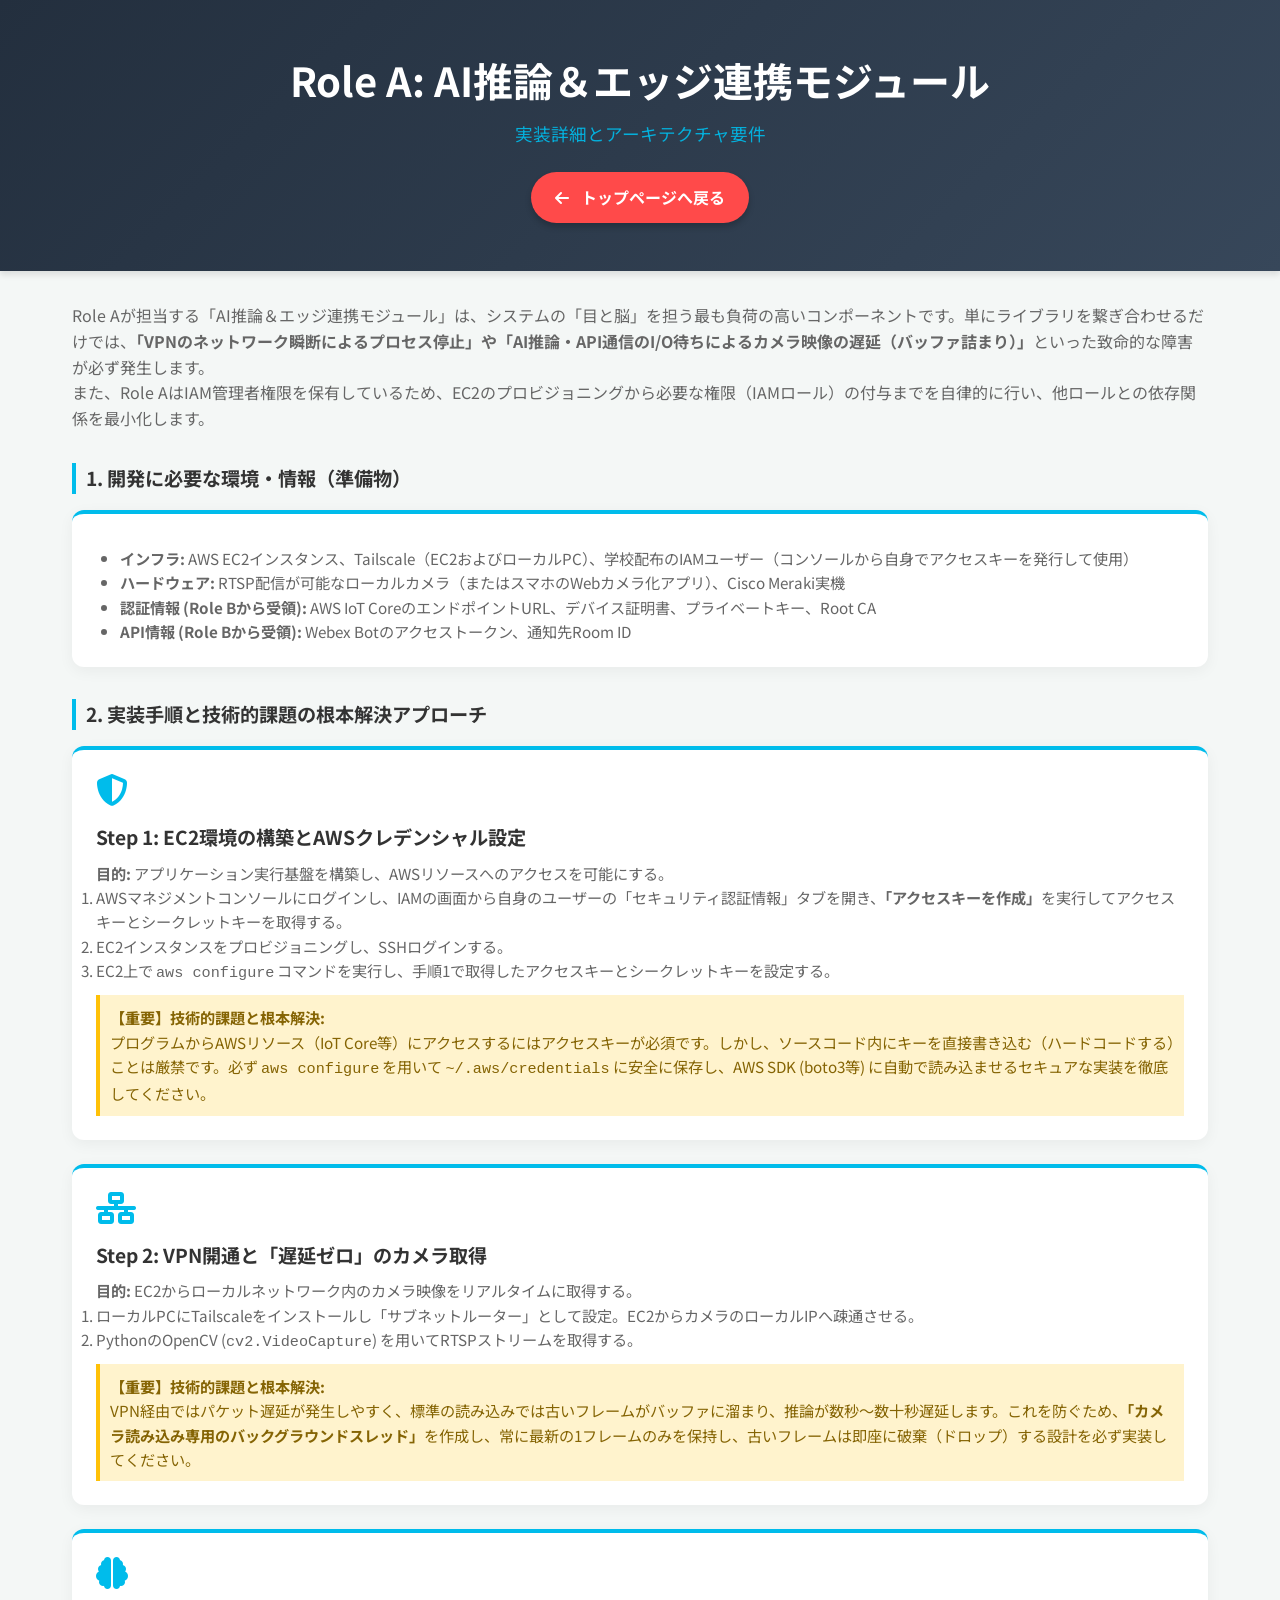
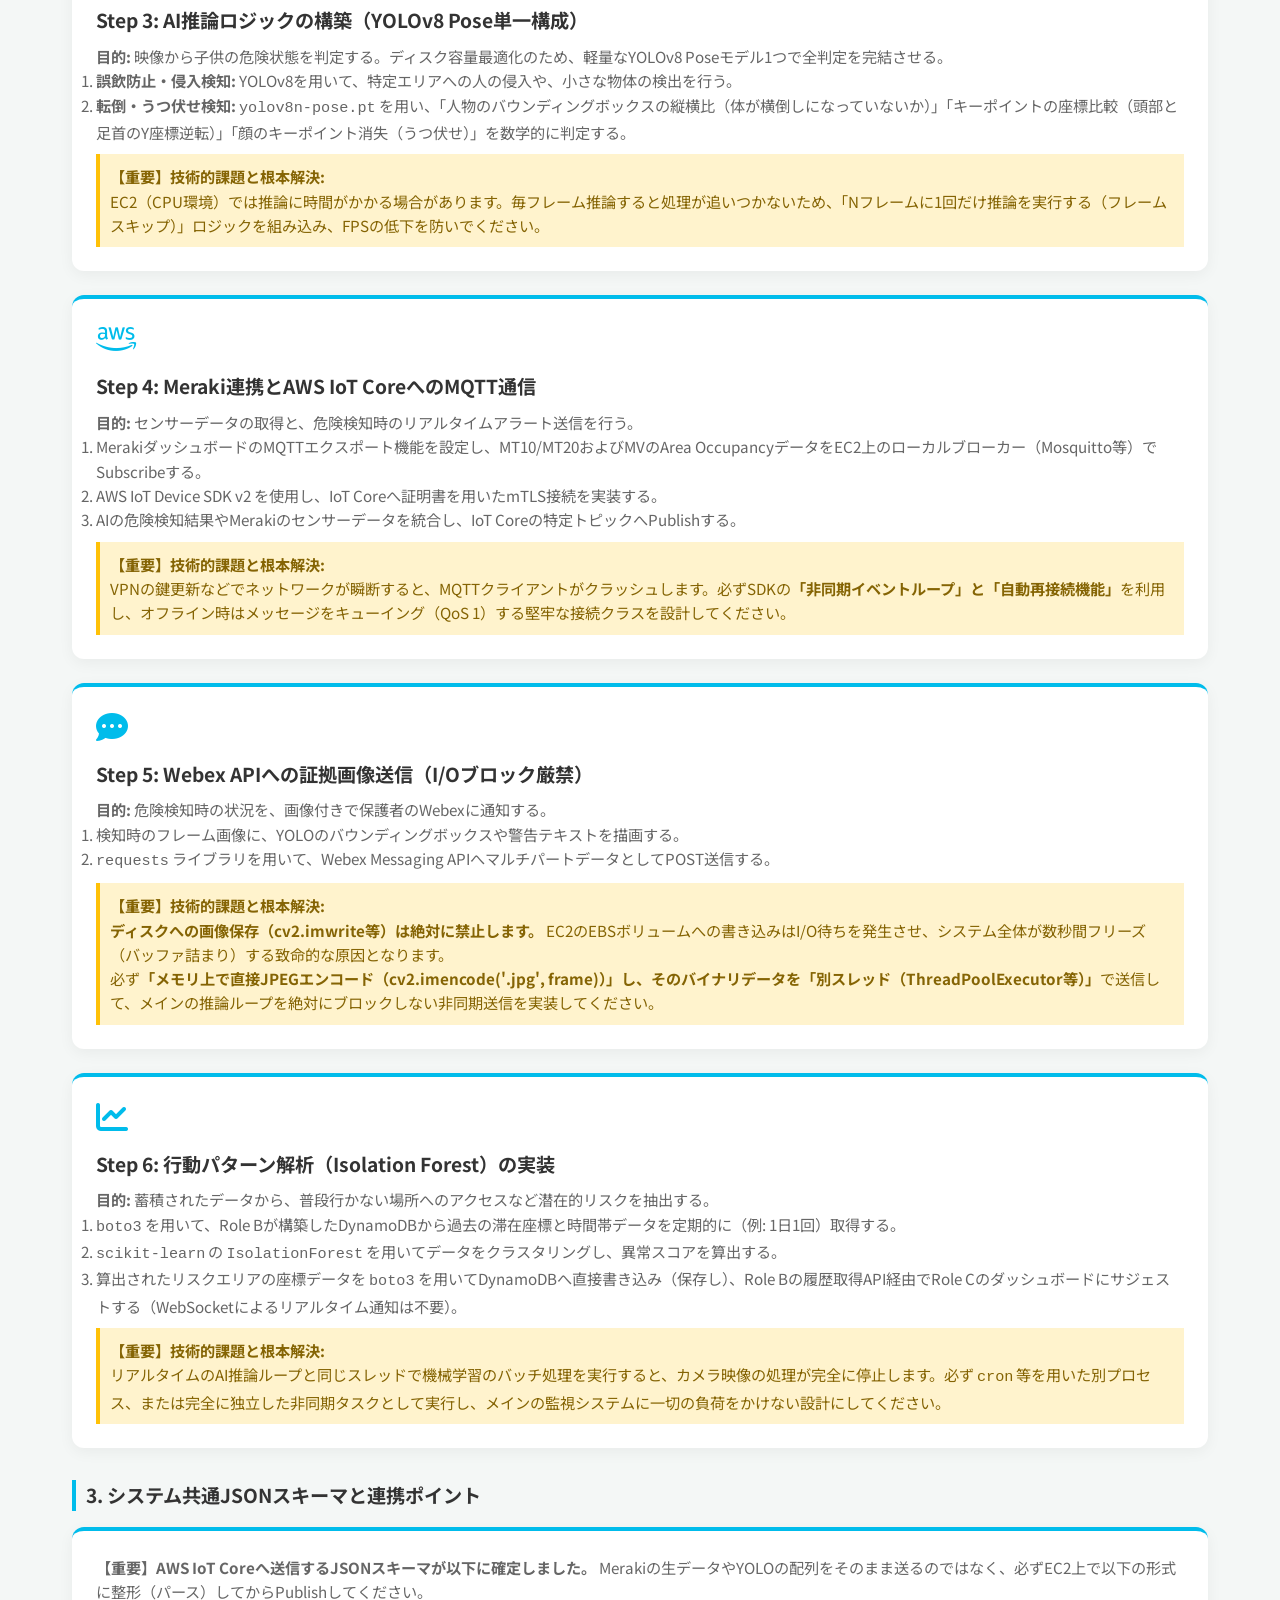
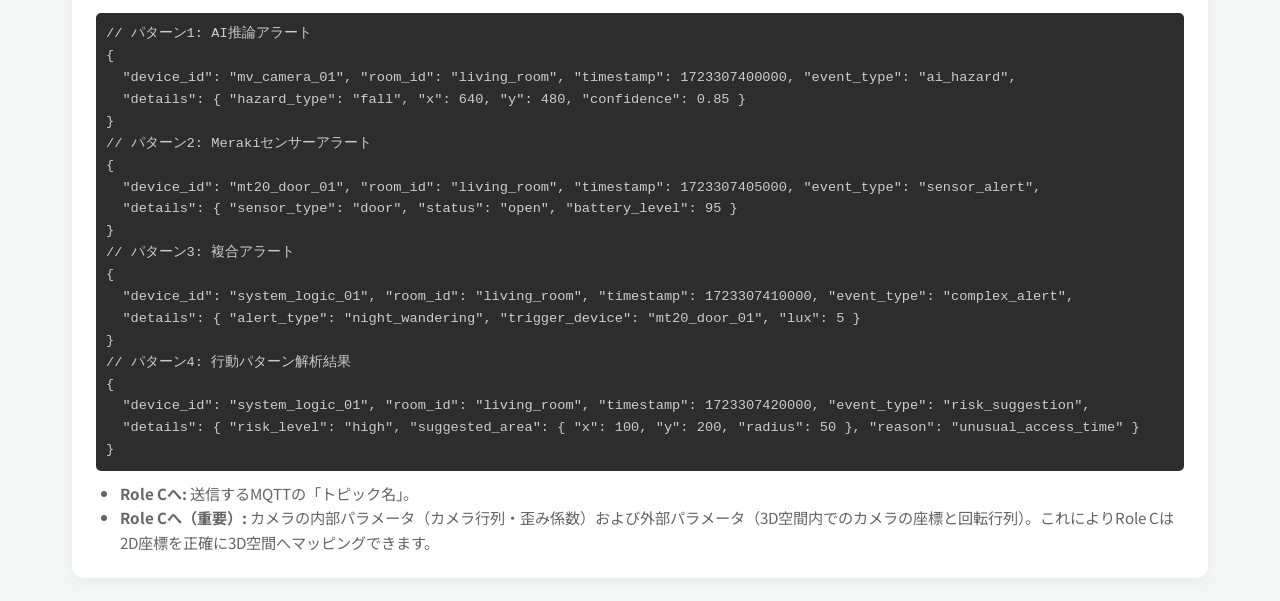
<file: role_a.html>
<!DOCTYPE html>
<html lang="ja">
<head>
    <meta charset="UTF-8">
    <meta name="viewport" content="width=device-width, initial-scale=1.0">
    <title>Role A 実装詳細 - 子供見守りシステム</title>
    <link href="https://fonts.googleapis.com/css2?family=Noto+Sans+JP:wght@400;500;700&display=swap" rel="stylesheet">
    <link rel="stylesheet" href="https://cdnjs.cloudflare.com/ajax/libs/font-awesome/6.4.0/css/all.min.css">
    <link rel="stylesheet" href="style.css">
</head>
<body>
    <header>
        <h1>Role A: AI推論＆エッジ連携モジュール</h1>
        <p>実装詳細とアーキテクチャ要件</p>
        <div class="header-actions">
            <a href="index.html" class="btn-primary"><i class="fa-solid fa-arrow-left"></i> トップページへ戻る</a>
        </div>
    </header>

    <div class="container">
        <p class="section-desc">
            Role Aが担当する「AI推論＆エッジ連携モジュール」は、システムの「目と脳」を担う最も負荷の高いコンポーネントです。単にライブラリを繋ぎ合わせるだけでは、<strong>「VPNのネットワーク瞬断によるプロセス停止」や「AI推論・API通信のI/O待ちによるカメラ映像の遅延（バッファ詰まり）」</strong>といった致命的な障害が必ず発生します。<br>
            また、Role AはIAM管理者権限を保有しているため、EC2のプロビジョニングから必要な権限（IAMロール）の付与までを自律的に行い、他ロールとの依存関係を最小化します。
        </p>

        <h3 style="margin-top: 2rem; margin-bottom: 1rem; font-size: 1.2rem; border-left: 4px solid #00bceb; padding-left: 10px;">1. 開発に必要な環境・情報（準備物）</h3>
        <div class="features-grid">
            <div class="feature-card" style="grid-column: 1 / -1;">
                <div class="feature-desc">
                    <ul>
                        <li><strong>インフラ:</strong> AWS EC2インスタンス、Tailscale（EC2およびローカルPC）、学校配布のIAMユーザー（コンソールから自身でアクセスキーを発行して使用）</li>
                        <li><strong>ハードウェア:</strong> RTSP配信が可能なローカルカメラ（またはスマホのWebカメラ化アプリ）、Cisco Meraki実機</li>
                        <li><strong>認証情報 (Role Bから受領):</strong> AWS IoT CoreのエンドポイントURL、デバイス証明書、プライベートキー、Root CA</li>
                        <li><strong>API情報 (Role Bから受領):</strong> Webex Botのアクセストークン、通知先Room ID</li>
                    </ul>
                </div>
            </div>
        </div>

        <h3 style="margin-top: 2rem; margin-bottom: 1rem; font-size: 1.2rem; border-left: 4px solid #00bceb; padding-left: 10px;">2. 実装手順と技術的課題の根本解決アプローチ</h3>
        <div class="steps-grid">
            <div class="feature-card">
                <i class="fa-solid fa-shield-halved feature-icon"></i>
                <div class="feature-title">Step 1: EC2環境の構築とAWSクレデンシャル設定</div>
                <div class="feature-desc">
                    <p><strong>目的:</strong> アプリケーション実行基盤を構築し、AWSリソースへのアクセスを可能にする。</p>
                    <ol>
                        <li>AWSマネジメントコンソールにログインし、IAMの画面から自身のユーザーの「セキュリティ認証情報」タブを開き、<strong>「アクセスキーを作成」</strong>を実行してアクセスキーとシークレットキーを取得する。</li>
                        <li>EC2インスタンスをプロビジョニングし、SSHログインする。</li>
                        <li>EC2上で <code>aws configure</code> コマンドを実行し、手順1で取得したアクセスキーとシークレットキーを設定する。</li>
                    </ol>
                    <p style="margin-top: 10px; padding: 10px; background: #fff3cd; border-left: 4px solid #ffc107; color: #856404;">
                        <strong>【重要】技術的課題と根本解決:</strong><br>
                        プログラムからAWSリソース（IoT Core等）にアクセスするにはアクセスキーが必須です。しかし、ソースコード内にキーを直接書き込む（ハードコードする）ことは厳禁です。必ず <code>aws configure</code> を用いて <code>~/.aws/credentials</code> に安全に保存し、AWS SDK (boto3等) に自動で読み込ませるセキュアな実装を徹底してください。
                    </p>
                </div>
            </div>

            <div class="feature-card">
                <i class="fa-solid fa-network-wired feature-icon"></i>
                <div class="feature-title">Step 2: VPN開通と「遅延ゼロ」のカメラ取得</div>
                <div class="feature-desc">
                    <p><strong>目的:</strong> EC2からローカルネットワーク内のカメラ映像をリアルタイムに取得する。</p>
                    <ol>
                        <li>ローカルPCにTailscaleをインストールし「サブネットルーター」として設定。EC2からカメラのローカルIPへ疎通させる。</li>
                        <li>PythonのOpenCV (<code>cv2.VideoCapture</code>) を用いてRTSPストリームを取得する。</li>
                    </ol>
                    <p style="margin-top: 10px; padding: 10px; background: #fff3cd; border-left: 4px solid #ffc107; color: #856404;">
                        <strong>【重要】技術的課題と根本解決:</strong><br>
                        VPN経由ではパケット遅延が発生しやすく、標準の読み込みでは古いフレームがバッファに溜まり、推論が数秒〜数十秒遅延します。これを防ぐため、<strong>「カメラ読み込み専用のバックグラウンドスレッド」</strong>を作成し、常に最新の1フレームのみを保持し、古いフレームは即座に破棄（ドロップ）する設計を必ず実装してください。
                    </p>
                </div>
            </div>

            <div class="feature-card">
                <i class="fa-solid fa-brain feature-icon"></i>
                <div class="feature-title">Step 3: AI推論ロジックの構築（YOLOv8 Pose単一構成）</div>
                <div class="feature-desc">
                    <p><strong>目的:</strong> 映像から子供の危険状態を判定する。ディスク容量最適化のため、軽量なYOLOv8 Poseモデル1つで全判定を完結させる。</p>
                    <ol>
                        <li><strong>誤飲防止・侵入検知:</strong> YOLOv8を用いて、特定エリアへの人の侵入や、小さな物体の検出を行う。</li>
                        <li><strong>転倒・うつ伏せ検知:</strong> <code>yolov8n-pose.pt</code> を用い、「人物のバウンディングボックスの縦横比（体が横倒しになっていないか）」「キーポイントの座標比較（頭部と足首のY座標逆転）」「顔のキーポイント消失（うつ伏せ）」を数学的に判定する。</li>
                    </ol>
                    <p style="margin-top: 10px; padding: 10px; background: #fff3cd; border-left: 4px solid #ffc107; color: #856404;">
                        <strong>【重要】技術的課題と根本解決:</strong><br>
                        EC2（CPU環境）では推論に時間がかかる場合があります。毎フレーム推論すると処理が追いつかないため、「Nフレームに1回だけ推論を実行する（フレームスキップ）」ロジックを組み込み、FPSの低下を防いでください。
                    </p>
                </div>
            </div>

            <div class="feature-card">
                <i class="fa-brands fa-aws feature-icon"></i>
                <div class="feature-title">Step 4: Meraki連携とAWS IoT CoreへのMQTT通信</div>
                <div class="feature-desc">
                    <p><strong>目的:</strong> センサーデータの取得と、危険検知時のリアルタイムアラート送信を行う。</p>
                    <ol>
                        <li>MerakiダッシュボードのMQTTエクスポート機能を設定し、MT10/MT20およびMVのArea OccupancyデータをEC2上のローカルブローカー（Mosquitto等）でSubscribeする。</li>
                        <li>AWS IoT Device SDK v2 を使用し、IoT Coreへ証明書を用いたmTLS接続を実装する。</li>
                        <li>AIの危険検知結果やMerakiのセンサーデータを統合し、IoT Coreの特定トピックへPublishする。</li>
                    </ol>
                    <p style="margin-top: 10px; padding: 10px; background: #fff3cd; border-left: 4px solid #ffc107; color: #856404;">
                        <strong>【重要】技術的課題と根本解決:</strong><br>
                        VPNの鍵更新などでネットワークが瞬断すると、MQTTクライアントがクラッシュします。必ずSDKの<strong>「非同期イベントループ」と「自動再接続機能」</strong>を利用し、オフライン時はメッセージをキューイング（QoS 1）する堅牢な接続クラスを設計してください。
                    </p>
                </div>
            </div>

            <div class="feature-card">
                <i class="fa-solid fa-comment-dots feature-icon"></i>
                <div class="feature-title">Step 5: Webex APIへの証拠画像送信（I/Oブロック厳禁）</div>
                <div class="feature-desc">
                    <p><strong>目的:</strong> 危険検知時の状況を、画像付きで保護者のWebexに通知する。</p>
                    <ol>
                        <li>検知時のフレーム画像に、YOLOのバウンディングボックスや警告テキストを描画する。</li>
                        <li><code>requests</code> ライブラリを用いて、Webex Messaging APIへマルチパートデータとしてPOST送信する。</li>
                    </ol>
                    <p style="margin-top: 10px; padding: 10px; background: #fff3cd; border-left: 4px solid #ffc107; color: #856404;">
                        <strong>【重要】技術的課題と根本解決:</strong><br>
                        <strong>ディスクへの画像保存（cv2.imwrite等）は絶対に禁止します。</strong> EC2のEBSボリュームへの書き込みはI/O待ちを発生させ、システム全体が数秒間フリーズ（バッファ詰まり）する致命的な原因となります。<br>
                        必ず<strong>「メモリ上で直接JPEGエンコード（cv2.imencode('.jpg', frame)）」し、そのバイナリデータを「別スレッド（ThreadPoolExecutor等）」</strong>で送信して、メインの推論ループを絶対にブロックしない非同期送信を実装してください。
                    </p>
                </div>
            </div>

            <div class="feature-card" style="grid-column: 1 / -1;">
                <i class="fa-solid fa-chart-line feature-icon"></i>
                <div class="feature-title">Step 6: 行動パターン解析（Isolation Forest）の実装</div>
                <div class="feature-desc">
                    <p><strong>目的:</strong> 蓄積されたデータから、普段行かない場所へのアクセスなど潜在的リスクを抽出する。</p>
                    <ol>
                        <li><code>boto3</code> を用いて、Role Bが構築したDynamoDBから過去の滞在座標と時間帯データを定期的に（例: 1日1回）取得する。</li>
                        <li><code>scikit-learn</code> の <code>IsolationForest</code> を用いてデータをクラスタリングし、異常スコアを算出する。</li>
                        <li>算出されたリスクエリアの座標データを <code>boto3</code> を用いてDynamoDBへ直接書き込み（保存し）、Role Bの履歴取得API経由でRole Cのダッシュボードにサジェストする（WebSocketによるリアルタイム通知は不要）。</li>
                    </ol>
                    <p style="margin-top: 10px; padding: 10px; background: #fff3cd; border-left: 4px solid #ffc107; color: #856404;">
                        <strong>【重要】技術的課題と根本解決:</strong><br>
                        リアルタイムのAI推論ループと同じスレッドで機械学習のバッチ処理を実行すると、カメラ映像の処理が完全に停止します。必ず <code>cron</code> 等を用いた別プロセス、または完全に独立した非同期タスクとして実行し、メインの監視システムに一切の負荷をかけない設計にしてください。
                    </p>
                </div>
            </div>
        </div>

        <h3 style="margin-top: 2rem; margin-bottom: 1rem; font-size: 1.2rem; border-left: 4px solid #00bceb; padding-left: 10px;">3. システム共通JSONスキーマと連携ポイント</h3>
        <div class="features-grid">
            <div class="feature-card" style="grid-column: 1 / -1;">
                <div class="feature-desc">
                    <p><strong>【重要】AWS IoT Coreへ送信するJSONスキーマが以下に確定しました。</strong> Merakiの生データやYOLOの配列をそのまま送るのではなく、必ずEC2上で以下の形式に整形（パース）してからPublishしてください。</p>
                    <pre style="background: #2d2d2d; color: #ccc; padding: 10px; border-radius: 5px; overflow-x: auto; font-size: 0.9em; margin-top: 10px;"><code>// パターン1: AI推論アラート
{
  "device_id": "mv_camera_01", "room_id": "living_room", "timestamp": 1723307400000, "event_type": "ai_hazard",
  "details": { "hazard_type": "fall", "x": 640, "y": 480, "confidence": 0.85 }
}
// パターン2: Merakiセンサーアラート
{
  "device_id": "mt20_door_01", "room_id": "living_room", "timestamp": 1723307405000, "event_type": "sensor_alert",
  "details": { "sensor_type": "door", "status": "open", "battery_level": 95 }
}
// パターン3: 複合アラート
{
  "device_id": "system_logic_01", "room_id": "living_room", "timestamp": 1723307410000, "event_type": "complex_alert",
  "details": { "alert_type": "night_wandering", "trigger_device": "mt20_door_01", "lux": 5 }
}
// パターン4: 行動パターン解析結果
{
  "device_id": "system_logic_01", "room_id": "living_room", "timestamp": 1723307420000, "event_type": "risk_suggestion",
  "details": { "risk_level": "high", "suggested_area": { "x": 100, "y": 200, "radius": 50 }, "reason": "unusual_access_time" }
}</code></pre>
                    <ul style="margin-top: 10px;">
                        <li><strong>Role Cへ:</strong> 送信するMQTTの「トピック名」。</li>
                        <li><strong>Role Cへ（重要）:</strong> カメラの内部パラメータ（カメラ行列・歪み係数）および外部パラメータ（3D空間内でのカメラの座標と回転行列）。これによりRole Cは2D座標を正確に3D空間へマッピングできます。</li>
                    </ul>
                </div>
            </div>
        </div>
    </div>
</body>
</html>
</file>
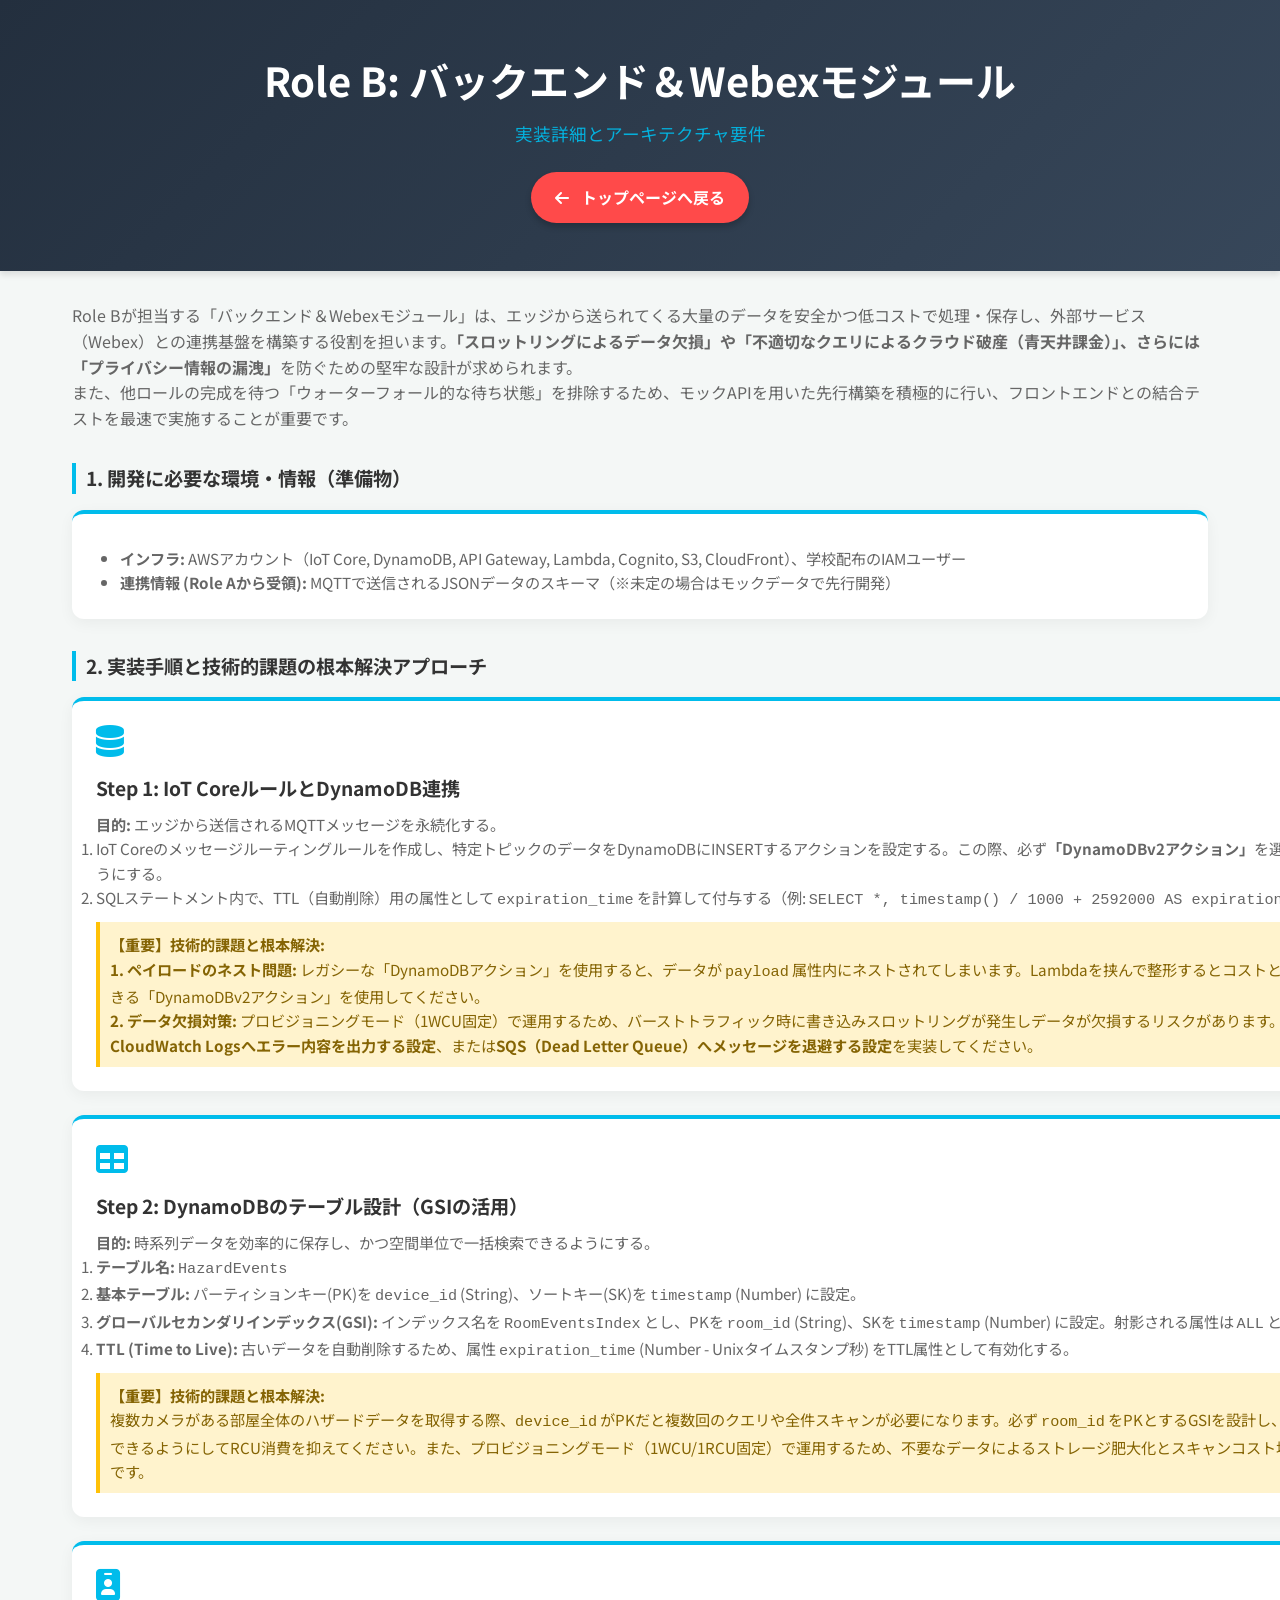
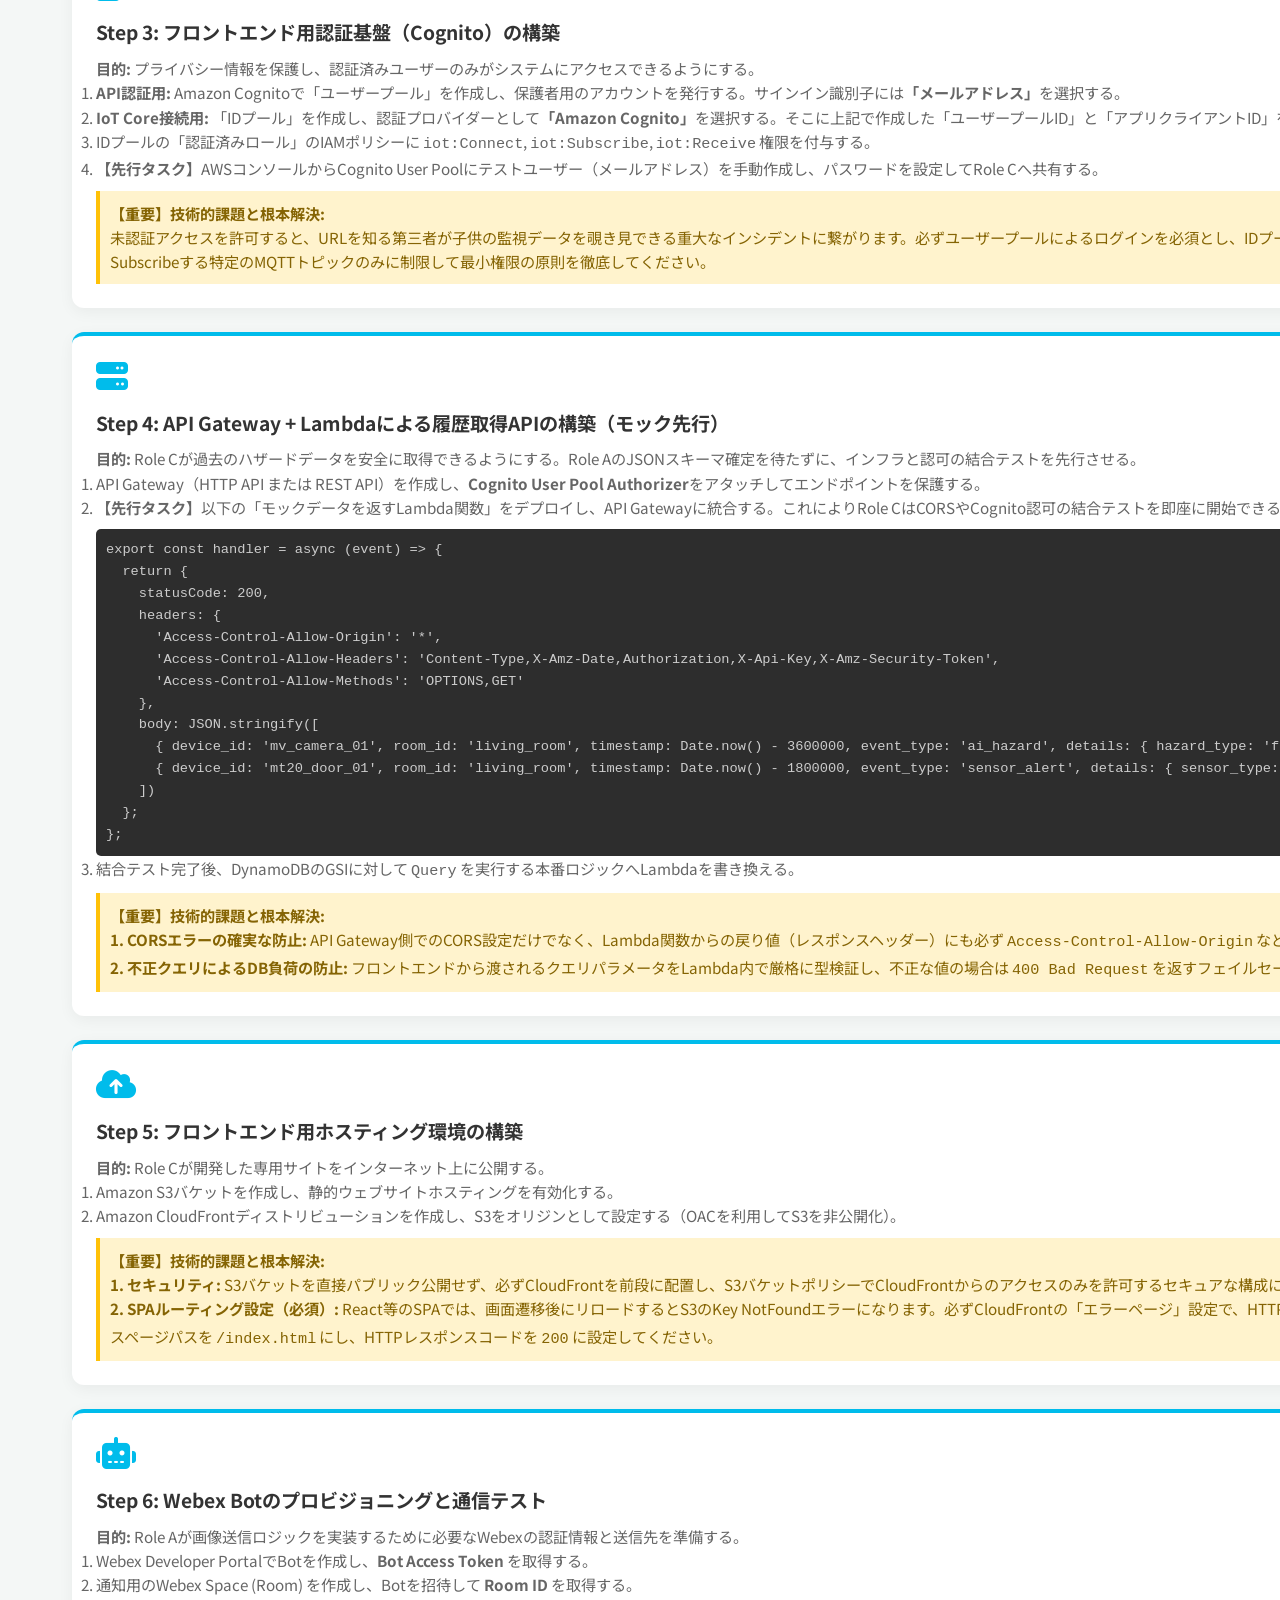
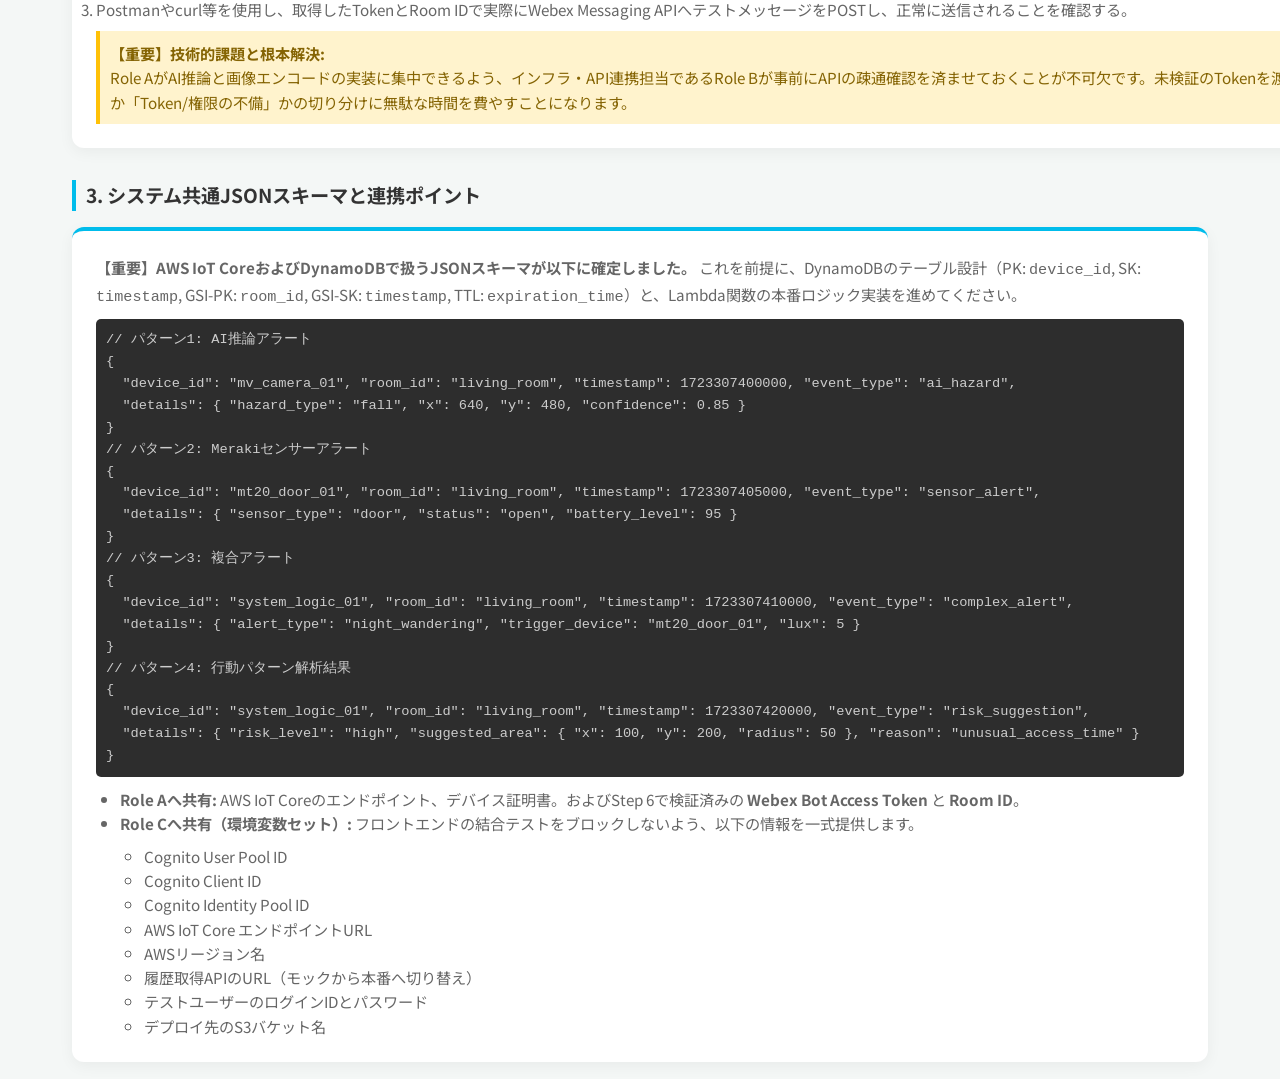
<file: role_b.html>
<!DOCTYPE html>
<html lang="ja">
<head>
    <meta charset="UTF-8">
    <meta name="viewport" content="width=device-width, initial-scale=1.0">
    <title>Role B 実装詳細 - 子供見守りシステム</title>
    <link href="https://fonts.googleapis.com/css2?family=Noto+Sans+JP:wght@400;500;700&display=swap" rel="stylesheet">
    <link rel="stylesheet" href="https://cdnjs.cloudflare.com/ajax/libs/font-awesome/6.4.0/css/all.min.css">
    <link rel="stylesheet" href="style.css">
</head>
<body>
    <header>
        <h1>Role B: バックエンド＆Webexモジュール</h1>
        <p>実装詳細とアーキテクチャ要件</p>
        <div class="header-actions">
            <a href="index.html" class="btn-primary"><i class="fa-solid fa-arrow-left"></i> トップページへ戻る</a>
        </div>
    </header>

    <div class="container">
        <p class="section-desc">
            Role Bが担当する「バックエンド＆Webexモジュール」は、エッジから送られてくる大量のデータを安全かつ低コストで処理・保存し、外部サービス（Webex）との連携基盤を構築する役割を担います。<strong>「スロットリングによるデータ欠損」や「不適切なクエリによるクラウド破産（青天井課金）」、さらには「プライバシー情報の漏洩」</strong>を防ぐための堅牢な設計が求められます。<br>
            また、他ロールの完成を待つ「ウォーターフォール的な待ち状態」を排除するため、モックAPIを用いた先行構築を積極的に行い、フロントエンドとの結合テストを最速で実施することが重要です。
        </p>

        <h3 style="margin-top: 2rem; margin-bottom: 1rem; font-size: 1.2rem; border-left: 4px solid #00bceb; padding-left: 10px;">1. 開発に必要な環境・情報（準備物）</h3>
        <div class="features-grid">
            <div class="feature-card" style="grid-column: 1 / -1;">
                <div class="feature-desc">
                    <ul>
                        <li><strong>インフラ:</strong> AWSアカウント（IoT Core, DynamoDB, API Gateway, Lambda, Cognito, S3, CloudFront）、学校配布のIAMユーザー</li>
                        <li><strong>連携情報 (Role Aから受領):</strong> MQTTで送信されるJSONデータのスキーマ（※未定の場合はモックデータで先行開発）</li>
                    </ul>
                </div>
            </div>
        </div>

        <h3 style="margin-top: 2rem; margin-bottom: 1rem; font-size: 1.2rem; border-left: 4px solid #00bceb; padding-left: 10px;">2. 実装手順と技術的課題の根本解決アプローチ</h3>
        <div class="steps-grid">
            <div class="feature-card">
                <i class="fa-solid fa-database feature-icon"></i>
                <div class="feature-title">Step 1: IoT CoreルールとDynamoDB連携</div>
                <div class="feature-desc">
                    <p><strong>目的:</strong> エッジから送信されるMQTTメッセージを永続化する。</p>
                    <ol>
                        <li>IoT Coreのメッセージルーティングルールを作成し、特定トピックのデータをDynamoDBにINSERTするアクションを設定する。この際、必ず<strong>「DynamoDBv2アクション」</strong>を選択し、ペイロードがフラットな構造のまま保存されるようにする。</li>
                        <li>SQLステートメント内で、TTL（自動削除）用の属性として <code>expiration_time</code> を計算して付与する（例: <code>SELECT *, timestamp() / 1000 + 2592000 AS expiration_time FROM 'topic/#'</code> ※30日間保持の場合）。</li>
                    </ol>
                    <p style="margin-top: 10px; padding: 10px; background: #fff3cd; border-left: 4px solid #ffc107; color: #856404;">
                        <strong>【重要】技術的課題と根本解決:</strong><br>
                        <strong>1. ペイロードのネスト問題:</strong> レガシーな「DynamoDBアクション」を使用すると、データが <code>payload</code> 属性内にネストされてしまいます。Lambdaを挟んで整形するとコストと障害点が増加するため、必ずJSONを直接マッピングできる「DynamoDBv2アクション」を使用してください。<br>
                        <strong>2. データ欠損対策:</strong> プロビジョニングモード（1WCU固定）で運用するため、バーストトラフィック時に書き込みスロットリングが発生しデータが欠損するリスクがあります。必ずIoT Coreルールの「エラーアクション」として、<strong>CloudWatch Logsへエラー内容を出力する設定</strong>、または<strong>SQS（Dead Letter Queue）へメッセージを退避する設定</strong>を実装してください。
                    </p>
                </div>
            </div>

            <div class="feature-card">
                <i class="fa-solid fa-table feature-icon"></i>
                <div class="feature-title">Step 2: DynamoDBのテーブル設計（GSIの活用）</div>
                <div class="feature-desc">
                    <p><strong>目的:</strong> 時系列データを効率的に保存し、かつ空間単位で一括検索できるようにする。</p>
                    <ol>
                        <li><strong>テーブル名:</strong> <code>HazardEvents</code></li>
                        <li><strong>基本テーブル:</strong> パーティションキー(PK)を <code>device_id</code> (String)、ソートキー(SK)を <code>timestamp</code> (Number) に設定。</li>
                        <li><strong>グローバルセカンダリインデックス(GSI):</strong> インデックス名を <code>RoomEventsIndex</code> とし、PKを <code>room_id</code> (String)、SKを <code>timestamp</code> (Number) に設定。射影される属性は <code>ALL</code> とする。</li>
                        <li><strong>TTL (Time to Live):</strong> 古いデータを自動削除するため、属性 <code>expiration_time</code> (Number - Unixタイムスタンプ秒) をTTL属性として有効化する。</li>
                    </ol>
                    <p style="margin-top: 10px; padding: 10px; background: #fff3cd; border-left: 4px solid #ffc107; color: #856404;">
                        <strong>【重要】技術的課題と根本解決:</strong><br>
                        複数カメラがある部屋全体のハザードデータを取得する際、<code>device_id</code> がPKだと複数回のクエリや全件スキャンが必要になります。必ず <code>room_id</code> をPKとするGSIを設計し、1回のQuery操作で特定期間・特定空間のデータを取得できるようにしてRCU消費を抑えてください。また、プロビジョニングモード（1WCU/1RCU固定）で運用するため、不要なデータによるストレージ肥大化とスキャンコスト増大を防ぐべく、TTLによるライフサイクル管理は必須です。
                    </p>
                </div>
            </div>

            <div class="feature-card">
                <i class="fa-solid fa-id-badge feature-icon"></i>
                <div class="feature-title">Step 3: フロントエンド用認証基盤（Cognito）の構築</div>
                <div class="feature-desc">
                    <p><strong>目的:</strong> プライバシー情報を保護し、認証済みユーザーのみがシステムにアクセスできるようにする。</p>
                    <ol>
                        <li><strong>API認証用:</strong> Amazon Cognitoで「ユーザープール」を作成し、保護者用のアカウントを発行する。サインイン識別子には<strong>「メールアドレス」</strong>を選択する。</li>
                        <li><strong>IoT Core接続用:</strong> 「IDプール」を作成し、認証プロバイダーとして<strong>「Amazon Cognito」</strong>を選択する。そこに上記で作成した「ユーザープールID」と「アプリクライアントID」を設定して紐付ける。</li>
                        <li>IDプールの「認証済みロール」のIAMポリシーに <code>iot:Connect</code>, <code>iot:Subscribe</code>, <code>iot:Receive</code> 権限を付与する。</li>
                        <li><strong>【先行タスク】</strong>AWSコンソールからCognito User Poolにテストユーザー（メールアドレス）を手動作成し、パスワードを設定してRole Cへ共有する。</li>
                    </ol>
                    <p style="margin-top: 10px; padding: 10px; background: #fff3cd; border-left: 4px solid #ffc107; color: #856404;">
                        <strong>【重要】技術的課題と根本解決:</strong><br>
                        未認証アクセスを許可すると、URLを知る第三者が子供の監視データを覗き見できる重大なインシデントに繋がります。必ずユーザープールによるログインを必須とし、IDプールに紐づくIAMポリシーのResource句は、Role CがSubscribeする特定のMQTTトピックのみに制限して最小権限の原則を徹底してください。
                    </p>
                </div>
            </div>

            <div class="feature-card">
                <i class="fa-solid fa-server feature-icon"></i>
                <div class="feature-title">Step 4: API Gateway + Lambdaによる履歴取得APIの構築（モック先行）</div>
                <div class="feature-desc">
                    <p><strong>目的:</strong> Role Cが過去のハザードデータを安全に取得できるようにする。Role AのJSONスキーマ確定を待たずに、インフラと認可の結合テストを先行させる。</p>
                    <ol>
                        <li>API Gateway（HTTP API または REST API）を作成し、<strong>Cognito User Pool Authorizer</strong>をアタッチしてエンドポイントを保護する。</li>
                        <li><strong>【先行タスク】</strong>以下の「モックデータを返すLambda関数」をデプロイし、API Gatewayに統合する。これによりRole CはCORSやCognito認可の結合テストを即座に開始できる。
<pre style="background: #2d2d2d; color: #ccc; padding: 10px; border-radius: 5px; overflow-x: auto; font-size: 0.9em; margin-top: 10px;"><code>export const handler = async (event) => {
  return {
    statusCode: 200,
    headers: {
      'Access-Control-Allow-Origin': '*',
      'Access-Control-Allow-Headers': 'Content-Type,X-Amz-Date,Authorization,X-Api-Key,X-Amz-Security-Token',
      'Access-Control-Allow-Methods': 'OPTIONS,GET'
    },
    body: JSON.stringify([
      { device_id: 'mv_camera_01', room_id: 'living_room', timestamp: Date.now() - 3600000, event_type: 'ai_hazard', details: { hazard_type: 'fall', x: 640, y: 480, confidence: 0.85 } },
      { device_id: 'mt20_door_01', room_id: 'living_room', timestamp: Date.now() - 1800000, event_type: 'sensor_alert', details: { sensor_type: 'door', status: 'open', battery_level: 95 } }
    ])
  };
};</code></pre>
                        </li>
                        <li>結合テスト完了後、DynamoDBのGSIに対して <code>Query</code> を実行する本番ロジックへLambdaを書き換える。</li>
                    </ol>
                    <p style="margin-top: 10px; padding: 10px; background: #fff3cd; border-left: 4px solid #ffc107; color: #856404;">
                        <strong>【重要】技術的課題と根本解決:</strong><br>
                        <strong>1. CORSエラーの確実な防止:</strong> API Gateway側でのCORS設定だけでなく、Lambda関数からの戻り値（レスポンスヘッダー）にも必ず <code>Access-Control-Allow-Origin</code> などのCORSヘッダーを含めてください。<br>
                        <strong>2. 不正クエリによるDB負荷の防止:</strong> フロントエンドから渡されるクエリパラメータをLambda内で厳格に型検証し、不正な値の場合は <code>400 Bad Request</code> を返すフェイルセーフを実装してください。
                    </p>
                </div>
            </div>

            <div class="feature-card">
                <i class="fa-solid fa-cloud-arrow-up feature-icon"></i>
                <div class="feature-title">Step 5: フロントエンド用ホスティング環境の構築</div>
                <div class="feature-desc">
                    <p><strong>目的:</strong> Role Cが開発した専用サイトをインターネット上に公開する。</p>
                    <ol>
                        <li>Amazon S3バケットを作成し、静的ウェブサイトホスティングを有効化する。</li>
                        <li>Amazon CloudFrontディストリビューションを作成し、S3をオリジンとして設定する（OACを利用してS3を非公開化）。</li>
                    </ol>
                    <p style="margin-top: 10px; padding: 10px; background: #fff3cd; border-left: 4px solid #ffc107; color: #856404;">
                        <strong>【重要】技術的課題と根本解決:</strong><br>
                        <strong>1. セキュリティ:</strong> S3バケットを直接パブリック公開せず、必ずCloudFrontを前段に配置し、S3バケットポリシーでCloudFrontからのアクセスのみを許可するセキュアな構成にしてください。<br>
                        <strong>2. SPAルーティング設定（必須）:</strong> React等のSPAでは、画面遷移後にリロードするとS3のKey NotFoundエラーになります。必ずCloudFrontの「エラーページ」設定で、HTTPステータスコード <code>404</code> および <code>403</code> に対して、レスポンスページパスを <code>/index.html</code> にし、HTTPレスポンスコードを <code>200</code> に設定してください。
                    </p>
                </div>
            </div>

            <div class="feature-card">
                <i class="fa-solid fa-robot feature-icon"></i>
                <div class="feature-title">Step 6: Webex Botのプロビジョニングと通信テスト</div>
                <div class="feature-desc">
                    <p><strong>目的:</strong> Role Aが画像送信ロジックを実装するために必要なWebexの認証情報と送信先を準備する。</p>
                    <ol>
                        <li>Webex Developer PortalでBotを作成し、<strong>Bot Access Token</strong> を取得する。</li>
                        <li>通知用のWebex Space (Room) を作成し、Botを招待して <strong>Room ID</strong> を取得する。</li>
                        <li>Postmanやcurl等を使用し、取得したTokenとRoom IDで実際にWebex Messaging APIへテストメッセージをPOSTし、正常に送信されることを確認する。</li>
                    </ol>
                    <p style="margin-top: 10px; padding: 10px; background: #fff3cd; border-left: 4px solid #ffc107; color: #856404;">
                        <strong>【重要】技術的課題と根本解決:</strong><br>
                        Role AがAI推論と画像エンコードの実装に集中できるよう、インフラ・API連携担当であるRole Bが事前にAPIの疎通確認を済ませておくことが不可欠です。未検証のTokenを渡すと、Role A側でエラーが出た際に「コードのバグ」か「Token/権限の不備」かの切り分けに無駄な時間を費やすことになります。
                    </p>
                </div>
            </div>
        </div>

        <h3 style="margin-top: 2rem; margin-bottom: 1rem; font-size: 1.2rem; border-left: 4px solid #00bceb; padding-left: 10px;">3. システム共通JSONスキーマと連携ポイント</h3>
        <div class="features-grid">
            <div class="feature-card" style="grid-column: 1 / -1;">
                <div class="feature-desc">
                    <p><strong>【重要】AWS IoT CoreおよびDynamoDBで扱うJSONスキーマが以下に確定しました。</strong> これを前提に、DynamoDBのテーブル設計（PK: <code>device_id</code>, SK: <code>timestamp</code>, GSI-PK: <code>room_id</code>, GSI-SK: <code>timestamp</code>, TTL: <code>expiration_time</code>）と、Lambda関数の本番ロジック実装を進めてください。</p>
                    <pre style="background: #2d2d2d; color: #ccc; padding: 10px; border-radius: 5px; overflow-x: auto; font-size: 0.9em; margin-top: 10px;"><code>// パターン1: AI推論アラート
{
  "device_id": "mv_camera_01", "room_id": "living_room", "timestamp": 1723307400000, "event_type": "ai_hazard",
  "details": { "hazard_type": "fall", "x": 640, "y": 480, "confidence": 0.85 }
}
// パターン2: Merakiセンサーアラート
{
  "device_id": "mt20_door_01", "room_id": "living_room", "timestamp": 1723307405000, "event_type": "sensor_alert",
  "details": { "sensor_type": "door", "status": "open", "battery_level": 95 }
}
// パターン3: 複合アラート
{
  "device_id": "system_logic_01", "room_id": "living_room", "timestamp": 1723307410000, "event_type": "complex_alert",
  "details": { "alert_type": "night_wandering", "trigger_device": "mt20_door_01", "lux": 5 }
}
// パターン4: 行動パターン解析結果
{
  "device_id": "system_logic_01", "room_id": "living_room", "timestamp": 1723307420000, "event_type": "risk_suggestion",
  "details": { "risk_level": "high", "suggested_area": { "x": 100, "y": 200, "radius": 50 }, "reason": "unusual_access_time" }
}</code></pre>
                    <ul style="margin-top: 10px;">
                        <li><strong>Role Aへ共有:</strong> AWS IoT Coreのエンドポイント、デバイス証明書。およびStep 6で検証済みの <strong>Webex Bot Access Token</strong> と <strong>Room ID</strong>。</li>
                        <li><strong>Role Cへ共有（環境変数セット）:</strong> フロントエンドの結合テストをブロックしないよう、以下の情報を一式提供します。
                            <ul>
                                <li>Cognito User Pool ID</li>
                                <li>Cognito Client ID</li>
                                <li>Cognito Identity Pool ID</li>
                                <li>AWS IoT Core エンドポイントURL</li>
                                <li>AWSリージョン名</li>
                                <li>履歴取得APIのURL（モックから本番へ切り替え）</li>
                                <li>テストユーザーのログインIDとパスワード</li>
                                <li>デプロイ先のS3バケット名</li>
                            </ul>
                        </li>
                    </ul>
                </div>
            </div>
        </div>
    </div>
</body>
</html>
</file>
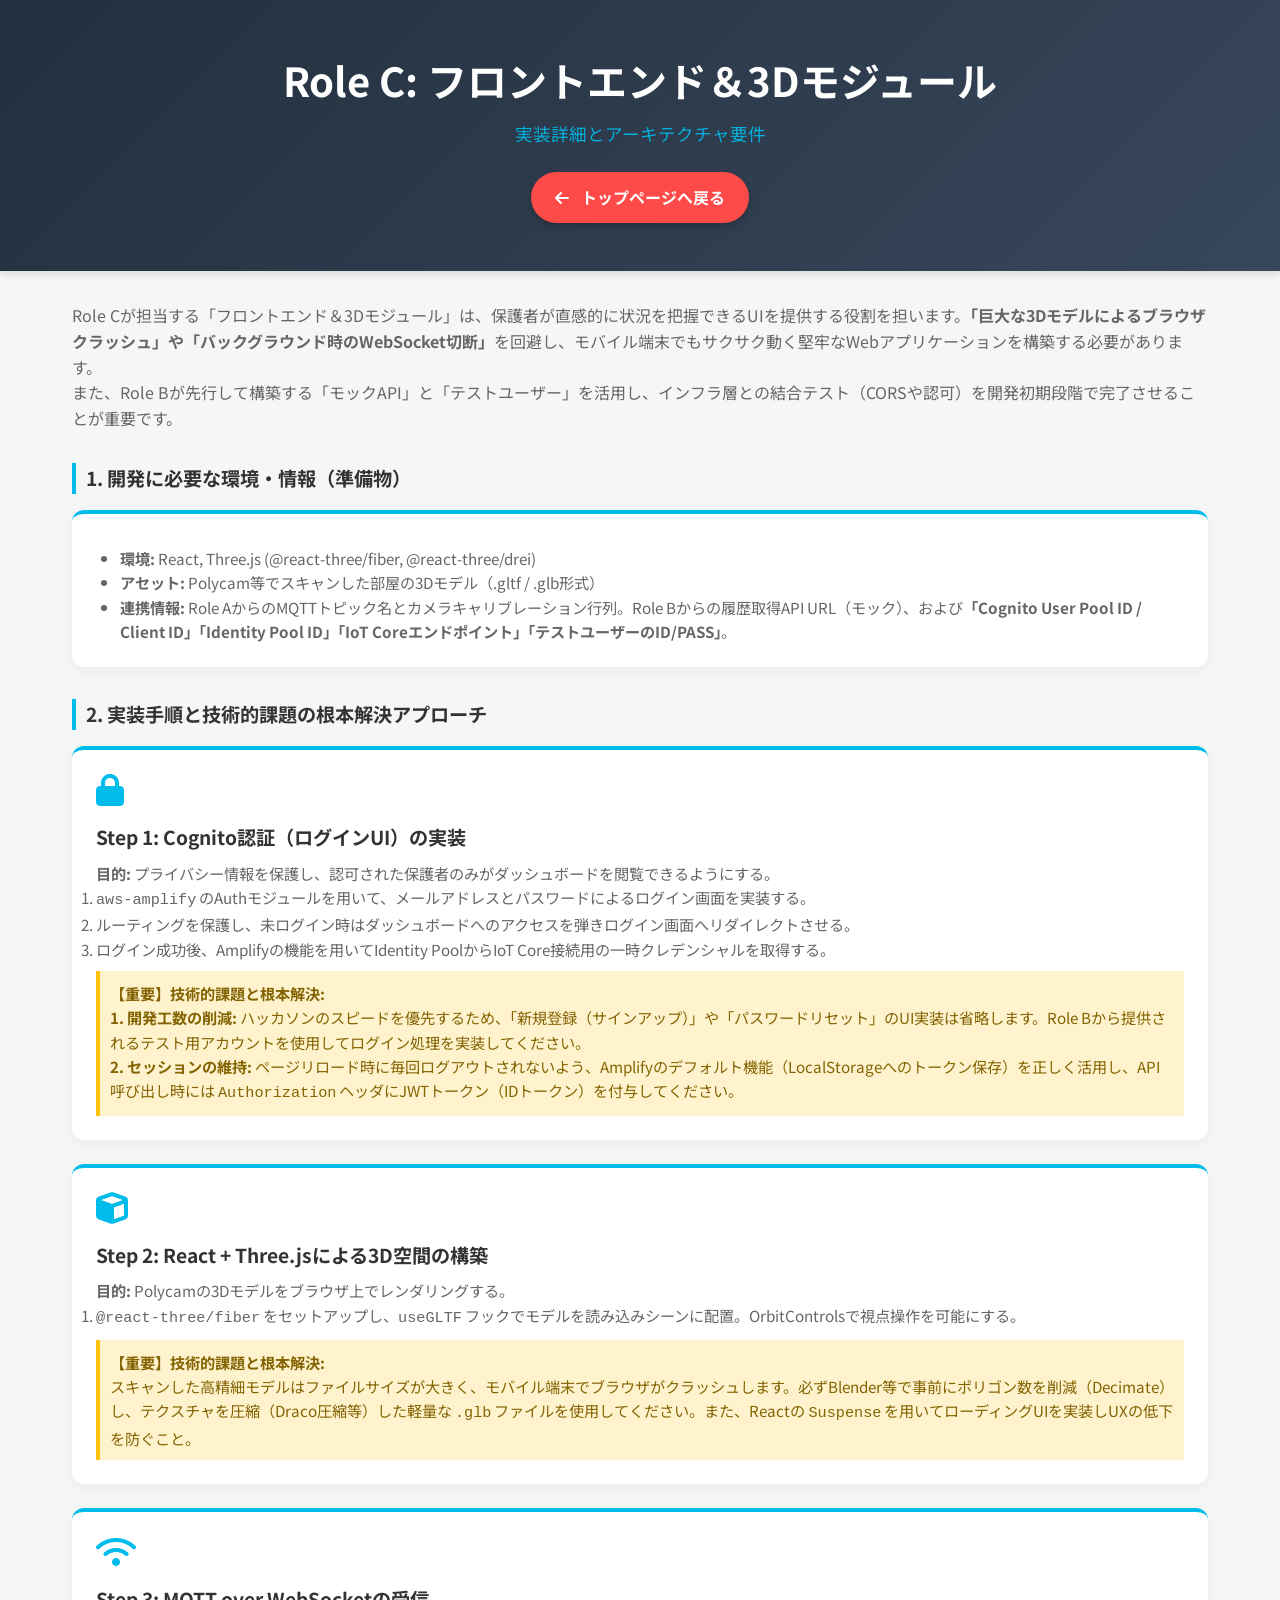
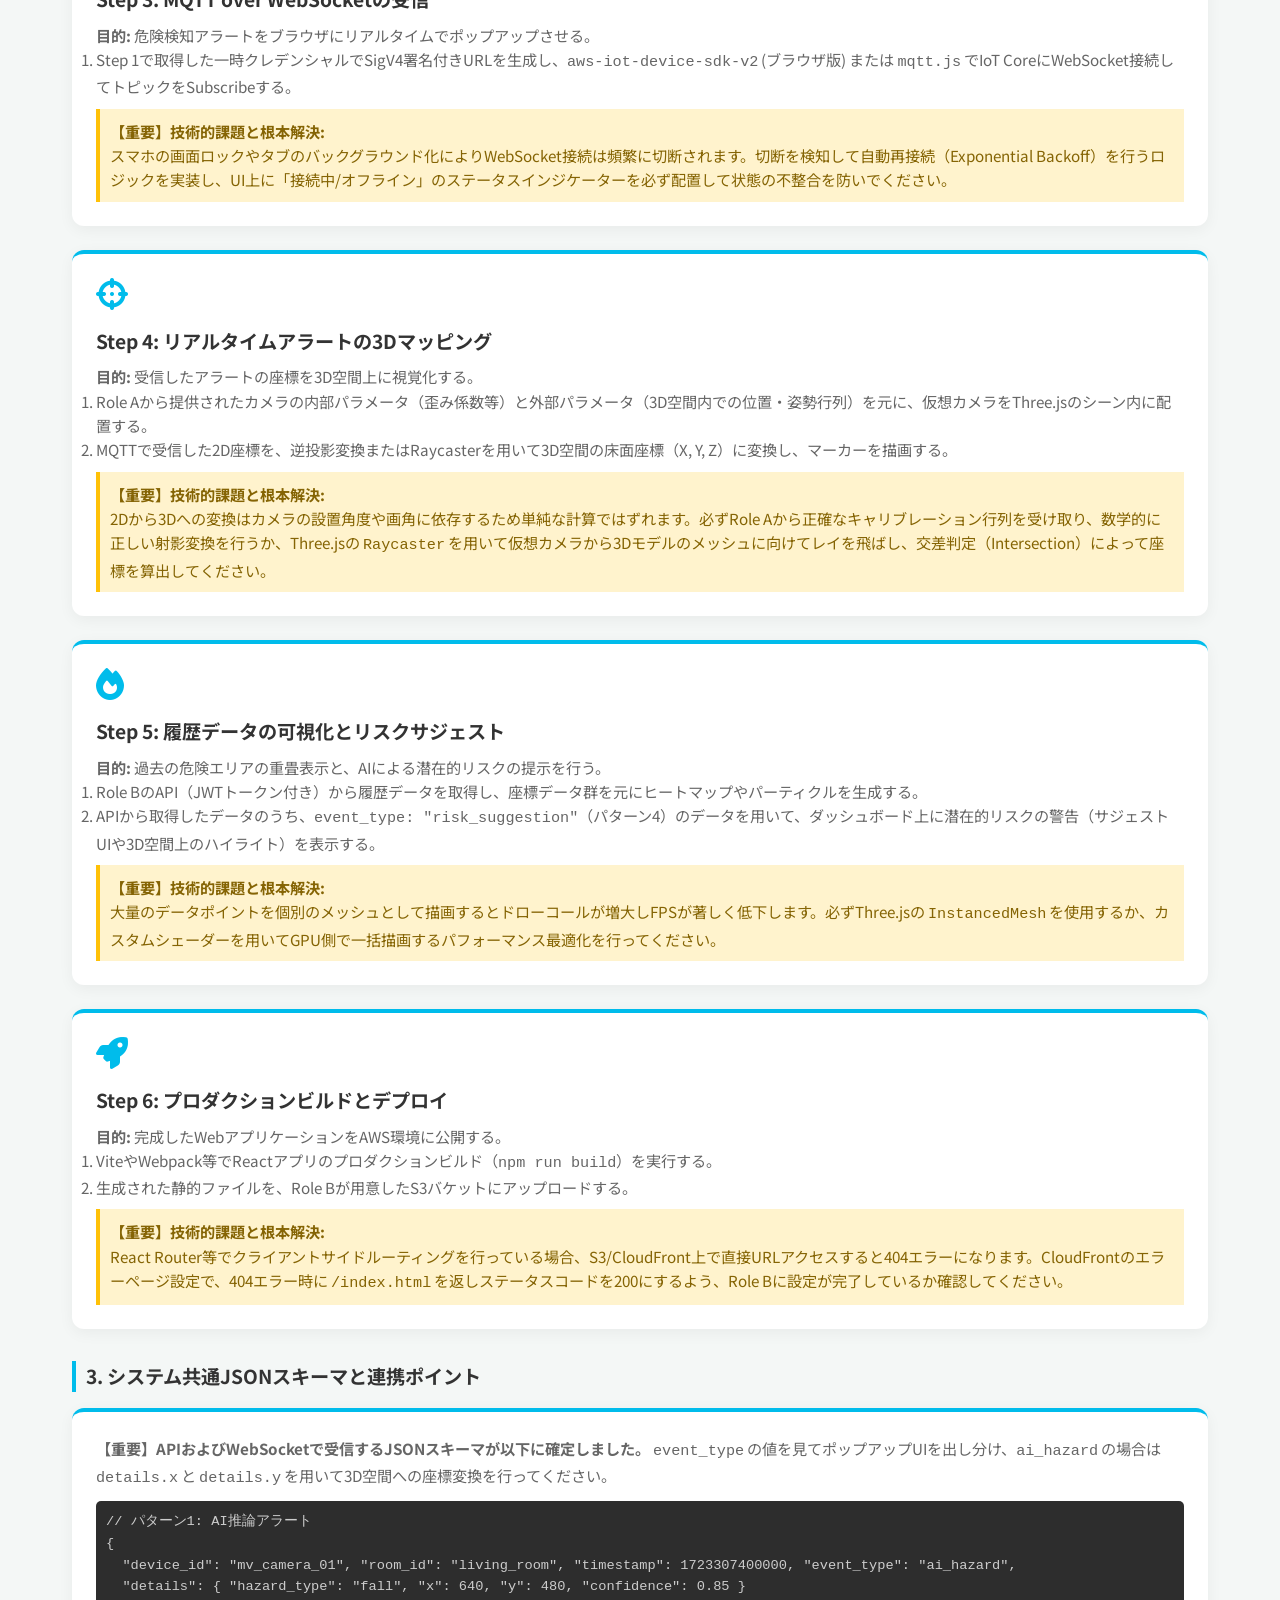
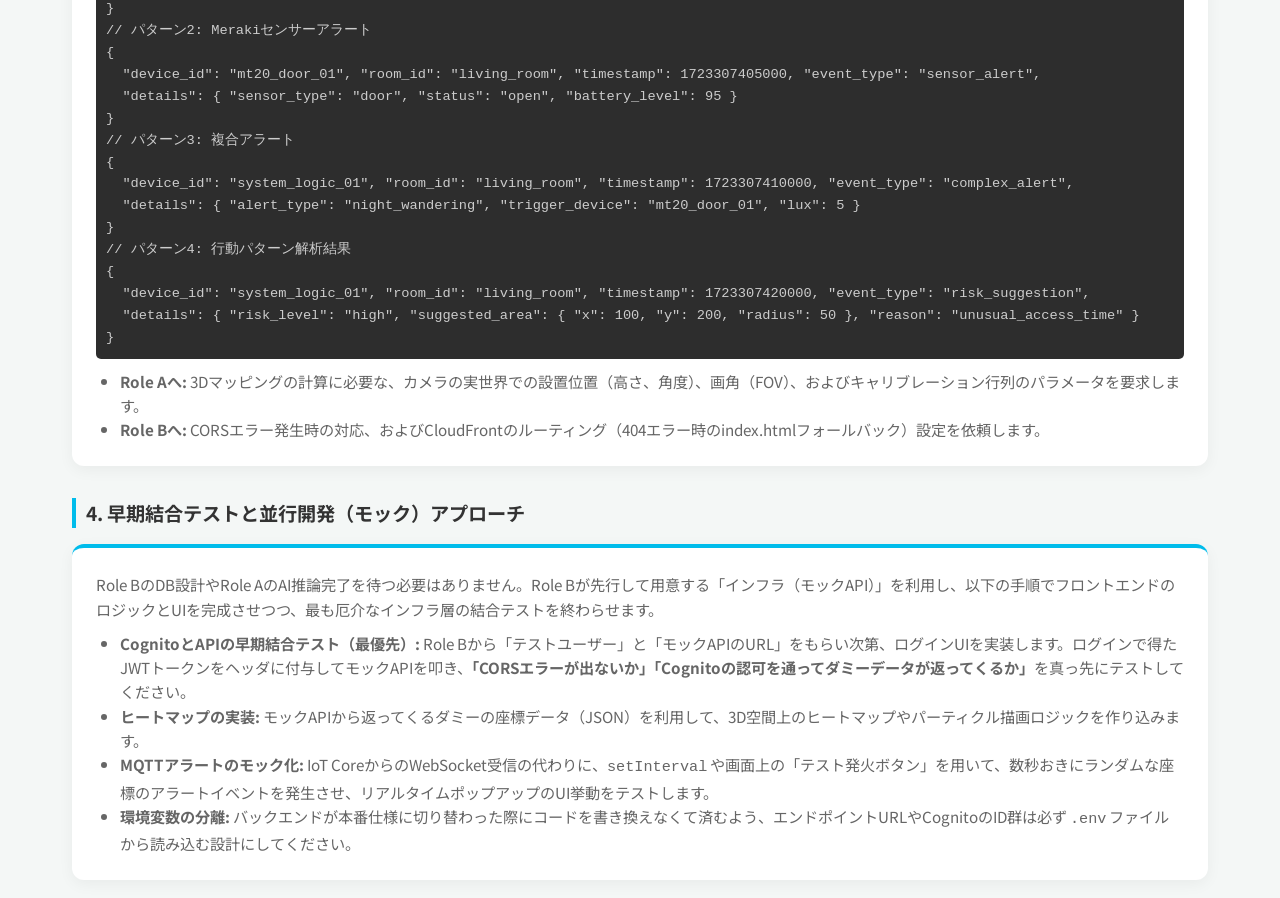
<file: role_c.html>
<!DOCTYPE html>
<html lang="ja">
<head>
    <meta charset="UTF-8">
    <meta name="viewport" content="width=device-width, initial-scale=1.0">
    <title>Role C 実装詳細 - 子供見守りシステム</title>
    <link href="https://fonts.googleapis.com/css2?family=Noto+Sans+JP:wght@400;500;700&display=swap" rel="stylesheet">
    <link rel="stylesheet" href="https://cdnjs.cloudflare.com/ajax/libs/font-awesome/6.4.0/css/all.min.css">
    <link rel="stylesheet" href="style.css">
</head>
<body>
    <header>
        <h1>Role C: フロントエンド＆3Dモジュール</h1>
        <p>実装詳細とアーキテクチャ要件</p>
        <div class="header-actions">
            <a href="index.html" class="btn-primary"><i class="fa-solid fa-arrow-left"></i> トップページへ戻る</a>
        </div>
    </header>

    <div class="container">
        <p class="section-desc">
            Role Cが担当する「フロントエンド＆3Dモジュール」は、保護者が直感的に状況を把握できるUIを提供する役割を担います。<strong>「巨大な3Dモデルによるブラウザクラッシュ」や「バックグラウンド時のWebSocket切断」</strong>を回避し、モバイル端末でもサクサク動く堅牢なWebアプリケーションを構築する必要があります。<br>
            また、Role Bが先行して構築する「モックAPI」と「テストユーザー」を活用し、インフラ層との結合テスト（CORSや認可）を開発初期段階で完了させることが重要です。
        </p>

        <h3 style="margin-top: 2rem; margin-bottom: 1rem; font-size: 1.2rem; border-left: 4px solid #00bceb; padding-left: 10px;">1. 開発に必要な環境・情報（準備物）</h3>
        <div class="features-grid">
            <div class="feature-card" style="grid-column: 1 / -1;">
                <div class="feature-desc">
                    <ul>
                        <li><strong>環境:</strong> React, Three.js (@react-three/fiber, @react-three/drei)</li>
                        <li><strong>アセット:</strong> Polycam等でスキャンした部屋の3Dモデル（.gltf / .glb形式）</li>
                        <li><strong>連携情報:</strong> Role AからのMQTTトピック名とカメラキャリブレーション行列。Role Bからの履歴取得API URL（モック）、および<strong>「Cognito User Pool ID / Client ID」「Identity Pool ID」「IoT Coreエンドポイント」「テストユーザーのID/PASS」</strong>。</li>
                    </ul>
                </div>
            </div>
        </div>

        <h3 style="margin-top: 2rem; margin-bottom: 1rem; font-size: 1.2rem; border-left: 4px solid #00bceb; padding-left: 10px;">2. 実装手順と技術的課題の根本解決アプローチ</h3>
        <div class="steps-grid">
            <div class="feature-card">
                <i class="fa-solid fa-lock feature-icon"></i>
                <div class="feature-title">Step 1: Cognito認証（ログインUI）の実装</div>
                <div class="feature-desc">
                    <p><strong>目的:</strong> プライバシー情報を保護し、認可された保護者のみがダッシュボードを閲覧できるようにする。</p>
                    <ol>
                        <li><code>aws-amplify</code> のAuthモジュールを用いて、メールアドレスとパスワードによるログイン画面を実装する。</li>
                        <li>ルーティングを保護し、未ログイン時はダッシュボードへのアクセスを弾きログイン画面へリダイレクトさせる。</li>
                        <li>ログイン成功後、Amplifyの機能を用いてIdentity PoolからIoT Core接続用の一時クレデンシャルを取得する。</li>
                    </ol>
                    <p style="margin-top: 10px; padding: 10px; background: #fff3cd; border-left: 4px solid #ffc107; color: #856404;">
                        <strong>【重要】技術的課題と根本解決:</strong><br>
                        <strong>1. 開発工数の削減:</strong> ハッカソンのスピードを優先するため、「新規登録（サインアップ）」や「パスワードリセット」のUI実装は省略します。Role Bから提供されるテスト用アカウントを使用してログイン処理を実装してください。<br>
                        <strong>2. セッションの維持:</strong> ページリロード時に毎回ログアウトされないよう、Amplifyのデフォルト機能（LocalStorageへのトークン保存）を正しく活用し、API呼び出し時には <code>Authorization</code> ヘッダにJWTトークン（IDトークン）を付与してください。
                    </p>
                </div>
            </div>

            <div class="feature-card">
                <i class="fa-solid fa-cube feature-icon"></i>
                <div class="feature-title">Step 2: React + Three.jsによる3D空間の構築</div>
                <div class="feature-desc">
                    <p><strong>目的:</strong> Polycamの3Dモデルをブラウザ上でレンダリングする。</p>
                    <ol>
                        <li><code>@react-three/fiber</code> をセットアップし、<code>useGLTF</code> フックでモデルを読み込みシーンに配置。OrbitControlsで視点操作を可能にする。</li>
                    </ol>
                    <p style="margin-top: 10px; padding: 10px; background: #fff3cd; border-left: 4px solid #ffc107; color: #856404;">
                        <strong>【重要】技術的課題と根本解決:</strong><br>
                        スキャンした高精細モデルはファイルサイズが大きく、モバイル端末でブラウザがクラッシュします。必ずBlender等で事前にポリゴン数を削減（Decimate）し、テクスチャを圧縮（Draco圧縮等）した軽量な <code>.glb</code> ファイルを使用してください。また、Reactの <code>Suspense</code> を用いてローディングUIを実装しUXの低下を防ぐこと。
                    </p>
                </div>
            </div>

            <div class="feature-card">
                <i class="fa-solid fa-wifi feature-icon"></i>
                <div class="feature-title">Step 3: MQTT over WebSocketの受信</div>
                <div class="feature-desc">
                    <p><strong>目的:</strong> 危険検知アラートをブラウザにリアルタイムでポップアップさせる。</p>
                    <ol>
                        <li>Step 1で取得した一時クレデンシャルでSigV4署名付きURLを生成し、<code>aws-iot-device-sdk-v2</code> (ブラウザ版) または <code>mqtt.js</code> でIoT CoreにWebSocket接続してトピックをSubscribeする。</li>
                    </ol>
                    <p style="margin-top: 10px; padding: 10px; background: #fff3cd; border-left: 4px solid #ffc107; color: #856404;">
                        <strong>【重要】技術的課題と根本解決:</strong><br>
                        スマホの画面ロックやタブのバックグラウンド化によりWebSocket接続は頻繁に切断されます。切断を検知して自動再接続（Exponential Backoff）を行うロジックを実装し、UI上に「接続中/オフライン」のステータスインジケーターを必ず配置して状態の不整合を防いでください。
                    </p>
                </div>
            </div>

            <div class="feature-card">
                <i class="fa-solid fa-crosshairs feature-icon"></i>
                <div class="feature-title">Step 4: リアルタイムアラートの3Dマッピング</div>
                <div class="feature-desc">
                    <p><strong>目的:</strong> 受信したアラートの座標を3D空間上に視覚化する。</p>
                    <ol>
                        <li>Role Aから提供されたカメラの内部パラメータ（歪み係数等）と外部パラメータ（3D空間内での位置・姿勢行列）を元に、仮想カメラをThree.jsのシーン内に配置する。</li>
                        <li>MQTTで受信した2D座標を、逆投影変換またはRaycasterを用いて3D空間の床面座標（X, Y, Z）に変換し、マーカーを描画する。</li>
                    </ol>
                    <p style="margin-top: 10px; padding: 10px; background: #fff3cd; border-left: 4px solid #ffc107; color: #856404;">
                        <strong>【重要】技術的課題と根本解決:</strong><br>
                        2Dから3Dへの変換はカメラの設置角度や画角に依存するため単純な計算ではずれます。必ずRole Aから正確なキャリブレーション行列を受け取り、数学的に正しい射影変換を行うか、Three.jsの <code>Raycaster</code> を用いて仮想カメラから3Dモデルのメッシュに向けてレイを飛ばし、交差判定（Intersection）によって座標を算出してください。
                    </p>
                </div>
            </div>

            <div class="feature-card">
                <i class="fa-solid fa-fire feature-icon"></i>
                <div class="feature-title">Step 5: 履歴データの可視化とリスクサジェスト</div>
                <div class="feature-desc">
                    <p><strong>目的:</strong> 過去の危険エリアの重畳表示と、AIによる潜在的リスクの提示を行う。</p>
                    <ol>
                        <li>Role BのAPI（JWTトークン付き）から履歴データを取得し、座標データ群を元にヒートマップやパーティクルを生成する。</li>
                        <li>APIから取得したデータのうち、<code>event_type: "risk_suggestion"</code>（パターン4）のデータを用いて、ダッシュボード上に潜在的リスクの警告（サジェストUIや3D空間上のハイライト）を表示する。</li>
                    </ol>
                    <p style="margin-top: 10px; padding: 10px; background: #fff3cd; border-left: 4px solid #ffc107; color: #856404;">
                        <strong>【重要】技術的課題と根本解決:</strong><br>
                        大量のデータポイントを個別のメッシュとして描画するとドローコールが増大しFPSが著しく低下します。必ずThree.jsの <code>InstancedMesh</code> を使用するか、カスタムシェーダーを用いてGPU側で一括描画するパフォーマンス最適化を行ってください。
                    </p>
                </div>
            </div>

            <div class="feature-card">
                <i class="fa-solid fa-rocket feature-icon"></i>
                <div class="feature-title">Step 6: プロダクションビルドとデプロイ</div>
                <div class="feature-desc">
                    <p><strong>目的:</strong> 完成したWebアプリケーションをAWS環境に公開する。</p>
                    <ol>
                        <li>ViteやWebpack等でReactアプリのプロダクションビルド（<code>npm run build</code>）を実行する。</li>
                        <li>生成された静的ファイルを、Role Bが用意したS3バケットにアップロードする。</li>
                    </ol>
                    <p style="margin-top: 10px; padding: 10px; background: #fff3cd; border-left: 4px solid #ffc107; color: #856404;">
                        <strong>【重要】技術的課題と根本解決:</strong><br>
                        React Router等でクライアントサイドルーティングを行っている場合、S3/CloudFront上で直接URLアクセスすると404エラーになります。CloudFrontのエラーページ設定で、404エラー時に <code>/index.html</code> を返しステータスコードを200にするよう、Role Bに設定が完了しているか確認してください。
                    </p>
                </div>
            </div>
        </div>

        <h3 style="margin-top: 2rem; margin-bottom: 1rem; font-size: 1.2rem; border-left: 4px solid #00bceb; padding-left: 10px;">3. システム共通JSONスキーマと連携ポイント</h3>
        <div class="features-grid">
            <div class="feature-card" style="grid-column: 1 / -1;">
                <div class="feature-desc">
                    <p><strong>【重要】APIおよびWebSocketで受信するJSONスキーマが以下に確定しました。</strong> <code>event_type</code> の値を見てポップアップUIを出し分け、<code>ai_hazard</code> の場合は <code>details.x</code> と <code>details.y</code> を用いて3D空間への座標変換を行ってください。</p>
                    <pre style="background: #2d2d2d; color: #ccc; padding: 10px; border-radius: 5px; overflow-x: auto; font-size: 0.9em; margin-top: 10px;"><code>// パターン1: AI推論アラート
{
  "device_id": "mv_camera_01", "room_id": "living_room", "timestamp": 1723307400000, "event_type": "ai_hazard",
  "details": { "hazard_type": "fall", "x": 640, "y": 480, "confidence": 0.85 }
}
// パターン2: Merakiセンサーアラート
{
  "device_id": "mt20_door_01", "room_id": "living_room", "timestamp": 1723307405000, "event_type": "sensor_alert",
  "details": { "sensor_type": "door", "status": "open", "battery_level": 95 }
}
// パターン3: 複合アラート
{
  "device_id": "system_logic_01", "room_id": "living_room", "timestamp": 1723307410000, "event_type": "complex_alert",
  "details": { "alert_type": "night_wandering", "trigger_device": "mt20_door_01", "lux": 5 }
}
// パターン4: 行動パターン解析結果
{
  "device_id": "system_logic_01", "room_id": "living_room", "timestamp": 1723307420000, "event_type": "risk_suggestion",
  "details": { "risk_level": "high", "suggested_area": { "x": 100, "y": 200, "radius": 50 }, "reason": "unusual_access_time" }
}</code></pre>
                    <ul style="margin-top: 10px;">
                        <li><strong>Role Aへ:</strong> 3Dマッピングの計算に必要な、カメラの実世界での設置位置（高さ、角度）、画角（FOV）、およびキャリブレーション行列のパラメータを要求します。</li>
                        <li><strong>Role Bへ:</strong> CORSエラー発生時の対応、およびCloudFrontのルーティング（404エラー時のindex.htmlフォールバック）設定を依頼します。</li>
                    </ul>
                </div>
            </div>
        </div>

        <h3 style="margin-top: 2rem; margin-bottom: 1rem; font-size: 1.2rem; border-left: 4px solid #00bceb; padding-left: 10px;">4. 早期結合テストと並行開発（モック）アプローチ</h3>
        <div class="features-grid">
            <div class="feature-card" style="grid-column: 1 / -1;">
                <div class="feature-desc">
                    <p>Role BのDB設計やRole AのAI推論完了を待つ必要はありません。Role Bが先行して用意する「インフラ（モックAPI）」を利用し、以下の手順でフロントエンドのロジックとUIを完成させつつ、最も厄介なインフラ層の結合テストを終わらせます。</p>
                    <ul style="margin-top: 10px;">
                        <li><strong>CognitoとAPIの早期結合テスト（最優先）:</strong> Role Bから「テストユーザー」と「モックAPIのURL」をもらい次第、ログインUIを実装します。ログインで得たJWTトークンをヘッダに付与してモックAPIを叩き、<strong>「CORSエラーが出ないか」「Cognitoの認可を通ってダミーデータが返ってくるか」</strong>を真っ先にテストしてください。</li>
                        <li><strong>ヒートマップの実装:</strong> モックAPIから返ってくるダミーの座標データ（JSON）を利用して、3D空間上のヒートマップやパーティクル描画ロジックを作り込みます。</li>
                        <li><strong>MQTTアラートのモック化:</strong> IoT CoreからのWebSocket受信の代わりに、<code>setInterval</code> や画面上の「テスト発火ボタン」を用いて、数秒おきにランダムな座標のアラートイベントを発生させ、リアルタイムポップアップのUI挙動をテストします。</li>
                        <li><strong>環境変数の分離:</strong> バックエンドが本番仕様に切り替わった際にコードを書き換えなくて済むよう、エンドポイントURLやCognitoのID群は必ず <code>.env</code> ファイルから読み込む設計にしてください。</li>
                    </ul>
                </div>
            </div>
        </div>
    </div>
</body>
</html>
</file>
<file: style.css>
:root {
    --primary-color: #232F3E;
    --secondary-color: #00bceb;
    --accent-color: #ff4a4a;
    --bg-color: #f4f7f6;
    --card-bg: #ffffff;
    --text-main: #333333;
    --text-muted: #666666;
    --meraki-color: #74b82d;
}

* {
    box-sizing: border-box;
    margin: 0;
    padding: 0;
}

body {
    font-family: 'Noto Sans JP', sans-serif;
    background-color: var(--bg-color);
    color: var(--text-main);
    line-height: 1.6;
}

header {
    background: linear-gradient(135deg, var(--primary-color), #37475A);
    color: white;
    padding: 3rem 2rem;
    text-align: center;
    box-shadow: 0 4px 6px rgba(0,0,0,0.1);
}

header h1 {
    font-size: 2.5rem;
    margin-bottom: 0.5rem;
}

header p {
    font-size: 1.1rem;
    opacity: 0.9;
    color: var(--secondary-color);
}

.container {
    max-width: 1200px;
    margin: 0 auto;
    padding: 2rem;
}

/* 目次 (TOC) スタイル */
.toc {
    background: var(--card-bg);
    padding: 1.5rem 2rem;
    border-radius: 12px;
    margin-bottom: 2rem;
    box-shadow: 0 4px 15px rgba(0,0,0,0.05);
    border-top: 4px solid var(--primary-color);
}

.toc h3 {
    margin-bottom: 1rem;
    color: var(--primary-color);
    font-size: 1.2rem;
}

.toc ul {
    list-style: none;
    display: flex;
    flex-direction: column;
    gap: 0.8rem;
}

.toc a {
    text-decoration: none;
    color: var(--secondary-color);
    font-weight: 500;
    transition: color 0.2s;
    display: inline-block;
}

.toc a:hover {
    color: var(--accent-color);
    text-decoration: underline;
}

.section-title {
    font-size: 1.8rem;
    border-left: 5px solid var(--secondary-color);
    padding-left: 1rem;
    margin: 3rem 0 1.5rem 0;
    color: var(--primary-color);
}

.section-desc {
    margin-bottom: 1.5rem;
    color: var(--text-muted);
    font-size: 1rem;
}

.architecture-box {
    background: var(--card-bg);
    border-radius: 12px;
    padding: 2rem;
    box-shadow: 0 4px 15px rgba(0,0,0,0.05);
    text-align: center;
    overflow-x: auto;
}

.architecture-desc {
    margin-top: 1rem;
    color: var(--text-muted);
    font-size: 0.9rem;
    text-align: left;
}

.features-grid {
    display: grid;
    grid-template-columns: repeat(auto-fit, minmax(300px, 1fr));
    gap: 1.5rem;
}

/* ステップ（手順）用レイアウト（縦1列で視線移動をスムーズに） */
.steps-grid {
    display: grid;
    grid-template-columns: 1fr;
    gap: 1.5rem;
}

.feature-card {
    background: var(--card-bg);
    border-radius: 12px;
    padding: 1.5rem;
    box-shadow: 0 4px 15px rgba(0,0,0,0.05);
    transition: transform 0.3s ease;
    border-top: 4px solid var(--secondary-color);
}

.feature-card:hover {
    transform: translateY(-5px);
}

.feature-card.alert {
    border-top-color: var(--accent-color);
}

.feature-icon {
    font-size: 2rem;
    color: var(--secondary-color);
    margin-bottom: 1rem;
}

.feature-card.alert .feature-icon {
    color: var(--accent-color);
}

.feature-title {
    font-size: 1.2rem;
    font-weight: 700;
    margin-bottom: 0.5rem;
}

.tech-tags {
    margin: 1rem 0;
    display: flex;
    flex-wrap: wrap;
    gap: 0.5rem;
}

.tech-tag {
    background: #e9ecef;
    color: var(--text-muted);
    font-size: 0.8rem;
    padding: 0.2rem 0.8rem;
    border-radius: 20px;
    font-weight: 500;
}

.tech-tag.aws {
    background: #fff3e0;
    color: #e65100;
    border: 1px solid #ffe0b2;
}

.tech-tag.cisco {
    background: #e0f7fa;
    color: #006080;
    border: 1px solid #b2ebf2;
}

.feature-desc {
    font-size: 0.95rem;
    color: var(--text-muted);
}

.feature-desc ul {
    margin-top: 0.5rem;
    padding-left: 1.5rem;
}

.tech-stack-container {
    display: flex;
    flex-wrap: wrap;
    gap: 1rem;
    background: var(--card-bg);
    padding: 2rem;
    border-radius: 12px;
    box-shadow: 0 4px 15px rgba(0,0,0,0.05);
}

.tech-category {
    flex: 1;
    min-width: 250px;
}

.tech-category h3 {
    font-size: 1.1rem;
    margin-bottom: 1rem;
    color: var(--primary-color);
}

.tech-list {
    list-style: none;
}

.tech-list li {
    margin-bottom: 0.5rem;
    display: flex;
    align-items: center;
}

.tech-list li::before {
    content: "\f00c";
    font-family: "Font Awesome 6 Free";
    font-weight: 900;
    color: var(--secondary-color);
    margin-right: 0.5rem;
}

/* チームロール用スタイル */
.roles-grid {
    display: grid;
    grid-template-columns: repeat(auto-fit, minmax(300px, 1fr));
    gap: 1.5rem;
}

.role-card {
    background: var(--card-bg);
    border-radius: 12px;
    border-left: 4px solid var(--meraki-color);
    box-shadow: 0 4px 15px rgba(0,0,0,0.05);
    overflow: hidden;
    display: flex;
    flex-direction: column;
}

.role-header {
    background: #f8f9fa;
    padding: 1rem 1.5rem;
    display: flex;
    justify-content: space-between;
    align-items: center;
    border-bottom: 1px solid #eeeeee;
}

.role-header h3 {
    font-size: 1.1rem;
    color: var(--primary-color);
}

.role-count {
    background: var(--primary-color);
    color: white;
    padding: 0.2rem 0.8rem;
    border-radius: 20px;
    font-size: 0.8rem;
    font-weight: bold;
}

.role-body {
    padding: 1.5rem;
    flex-grow: 1;
}

.role-body p {
    font-size: 0.95rem;
    color: var(--text-main);
}

.role-body ul {
    margin-top: 1rem;
    padding-left: 1.5rem;
    color: var(--text-muted);
    font-size: 0.95rem;
}

/* ヘッダーのアクションボタン用スタイル */
.header-actions {
    margin-top: 1.5rem;
}

.btn-primary {
    display: inline-block;
    background-color: var(--accent-color);
    color: white;
    padding: 0.8rem 1.5rem;
    border-radius: 30px;
    text-decoration: none;
    font-weight: bold;
    transition: background-color 0.3s, transform 0.2s;
    box-shadow: 0 4px 6px rgba(0,0,0,0.2);
}

.btn-primary:hover {
    background-color: #ff2a2a;
    transform: translateY(-2px);
}

.btn-primary i {
    margin-right: 0.5rem;
}

/* プレゼン用全画面オーバーレイ */
.presentation-overlay {
    position: fixed;
    top: 0;
    left: 0;
    width: 100vw;
    height: 100vh;
    background: #f4f7f6;
    z-index: 9999;
    display: none;
    align-items: center;
    justify-content: center;
    padding: 2rem;
}

.presentation-container {
    width: 100%;
    max-width: 1920px;
    aspect-ratio: 16 / 9;
    background: #ffffff;
    border-radius: 16px;
    box-shadow: 0 10px 30px rgba(0,0,0,0.15);
    position: relative;
    display: flex;
    flex-direction: column;
    padding: 3rem;
    border: 4px solid var(--primary-color);
    cursor: pointer; /* クリックで閉じられることを示唆 */
}

.presentation-header {
    text-align: center;
    margin-bottom: 2rem;
}

.presentation-header h2 {
    font-size: 2.5rem;
    color: var(--primary-color);
    margin-bottom: 0.5rem;
}

.presentation-header p {
    font-size: 1.2rem;
    color: var(--text-muted);
    font-weight: bold;
}

.presentation-content {
    flex-grow: 1;
    display: flex;
    align-items: center;
    justify-content: center;
    overflow: hidden;
}

.presentation-content .mermaid,
.presentation-content .mermaid-lazy {
    width: 100%;
    height: 100%;
    display: flex;
    align-items: center;
    justify-content: center;
}

.presentation-content .mermaid svg,
.presentation-content .mermaid-lazy svg {
    max-width: 100%;
    max-height: 100%;
}

/* プレゼン用スライドオーバーレイ */
.slide-overlay {
    position: fixed;
    top: 0;
    left: 0;
    width: 100vw;
    height: 100vh;
    background: #1a222c;
    z-index: 10000;
    display: none;
    align-items: center;
    justify-content: center;
    padding: 2rem;
}

.slide-container {
    width: 100%;
    max-width: 1920px;
    aspect-ratio: 16 / 9;
    background: #ffffff;
    border-radius: 16px;
    box-shadow: 0 10px 30px rgba(0,0,0,0.3);
    position: relative;
    overflow: hidden;
    display: flex;
    flex-direction: column;
}

.slide {
    position: absolute;
    top: 0;
    left: 0;
    width: 100%;
    height: 100%;
    padding: 4rem;
    display: none;
    flex-direction: column;
    background-image: radial-gradient(circle at top right, #f8f9fa 0%, #ffffff 100%);
}

.slide.active {
    display: flex;
    animation: fadeIn 0.3s ease-in-out;
}

@keyframes fadeIn {
    from { opacity: 0; transform: translateY(10px); }
    to { opacity: 1; transform: translateY(0); }
}

.slide-header {
    font-size: 2.5rem;
    color: var(--primary-color);
    border-bottom: 4px solid var(--secondary-color);
    padding-bottom: 1rem;
    margin-bottom: 2rem;
    font-weight: bold;
}

.slide-content {
    flex-grow: 1;
    font-size: 1.5rem;
    line-height: 1.8;
    /* 単語の途中での不自然な改行を防ぎ、文節で折り返す */
    word-break: keep-all;
    overflow-wrap: break-word;
}

.slide-content .mermaid-lazy {
    width: 100%;
    height: 100%;
    display: flex;
    align-items: center;
    justify-content: center;
}

.slide-content .mermaid-lazy svg {
    width: 100%;
    height: auto;
    max-height: 100%;
}

.slide-controls {
    position: absolute;
    bottom: 2rem;
    right: 3rem;
    display: flex;
    gap: 1.5rem;
    align-items: center;
    z-index: 10;
}

.slide-btn {
    background: var(--primary-color);
    color: white;
    border: none;
    padding: 0.8rem 1.5rem;
    font-size: 1.2rem;
    cursor: pointer;
    border-radius: 30px;
    transition: background 0.2s;
    font-weight: bold;
}

.slide-btn:hover {
    background: var(--secondary-color);
}

.slide-close {
    position: absolute;
    top: 2rem;
    right: 2rem;
    background: rgba(0,0,0,0.05);
    border: none;
    width: 50px;
    height: 50px;
    border-radius: 50%;
    font-size: 1.5rem;
    color: var(--text-muted);
    cursor: pointer;
    z-index: 10;
    transition: background 0.2s;
}

.slide-close:hover {
    background: rgba(0,0,0,0.1);
    color: var(--accent-color);
}
</file>
